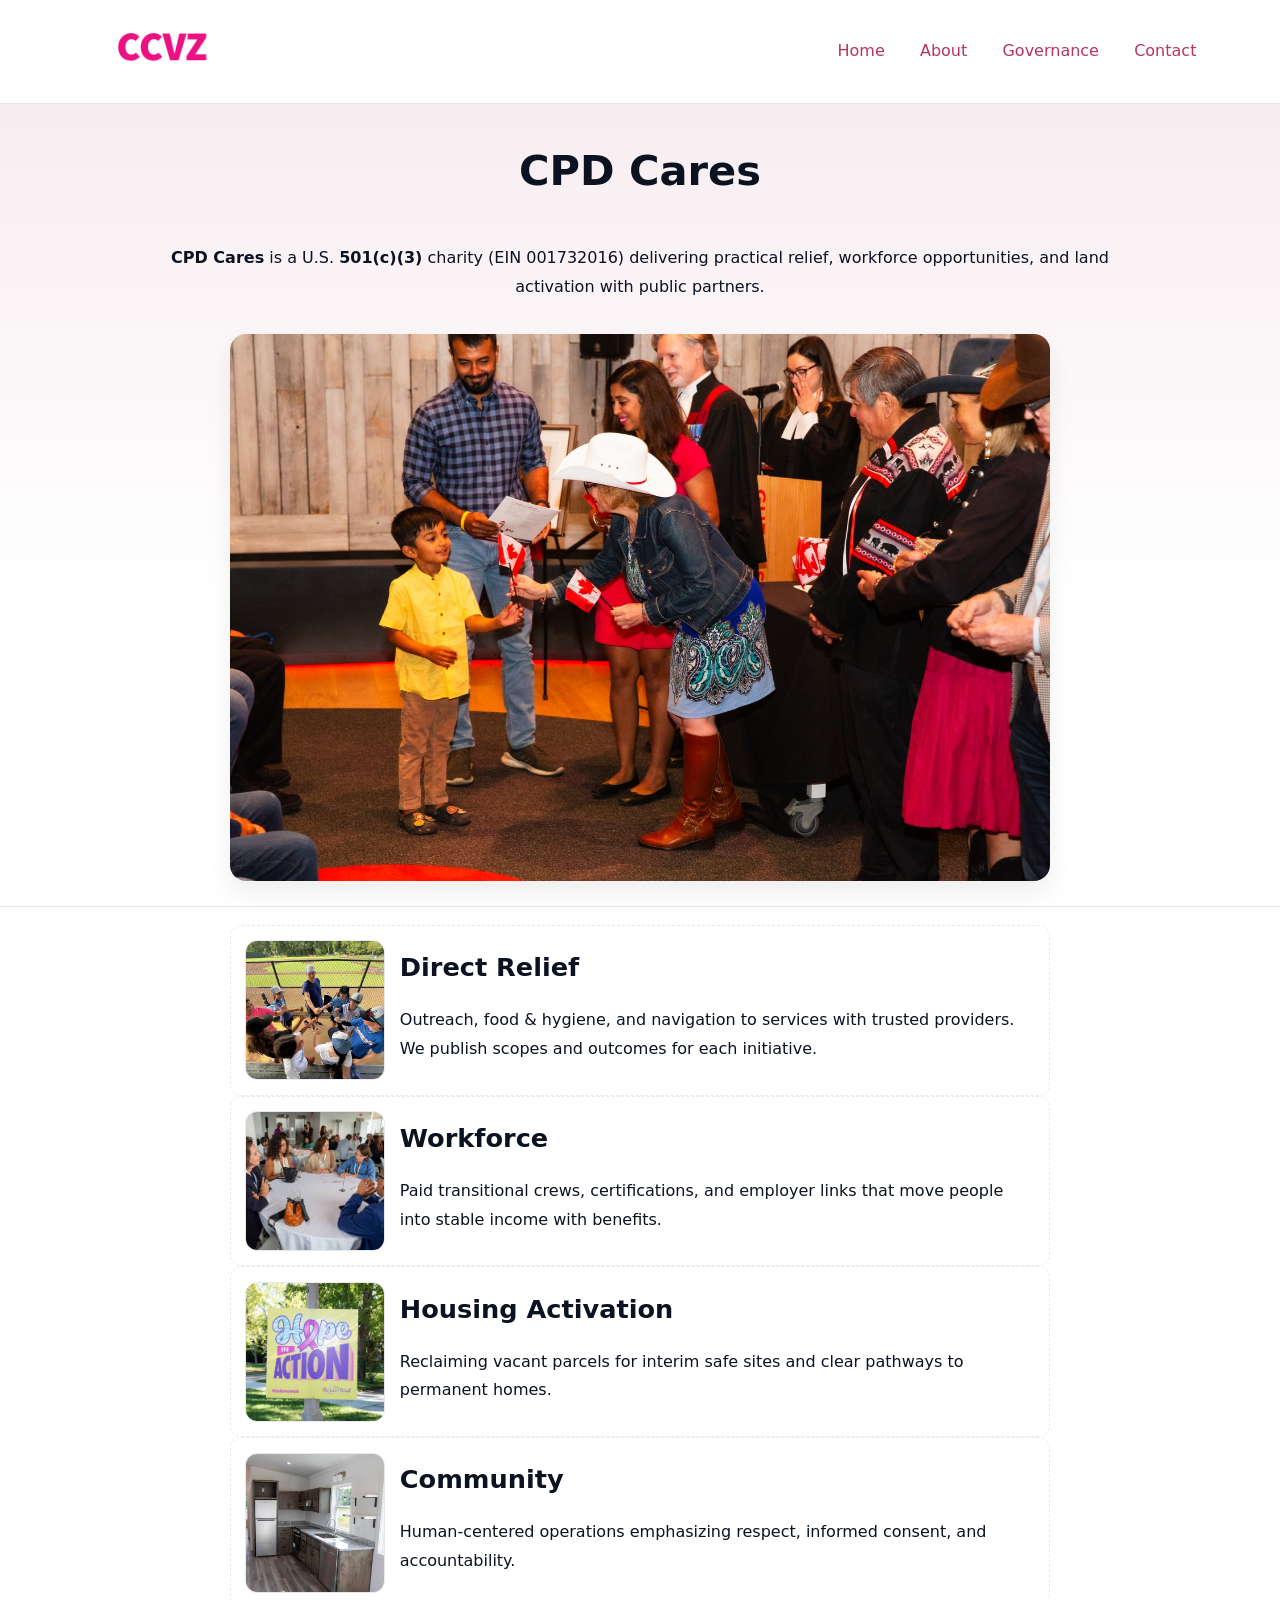
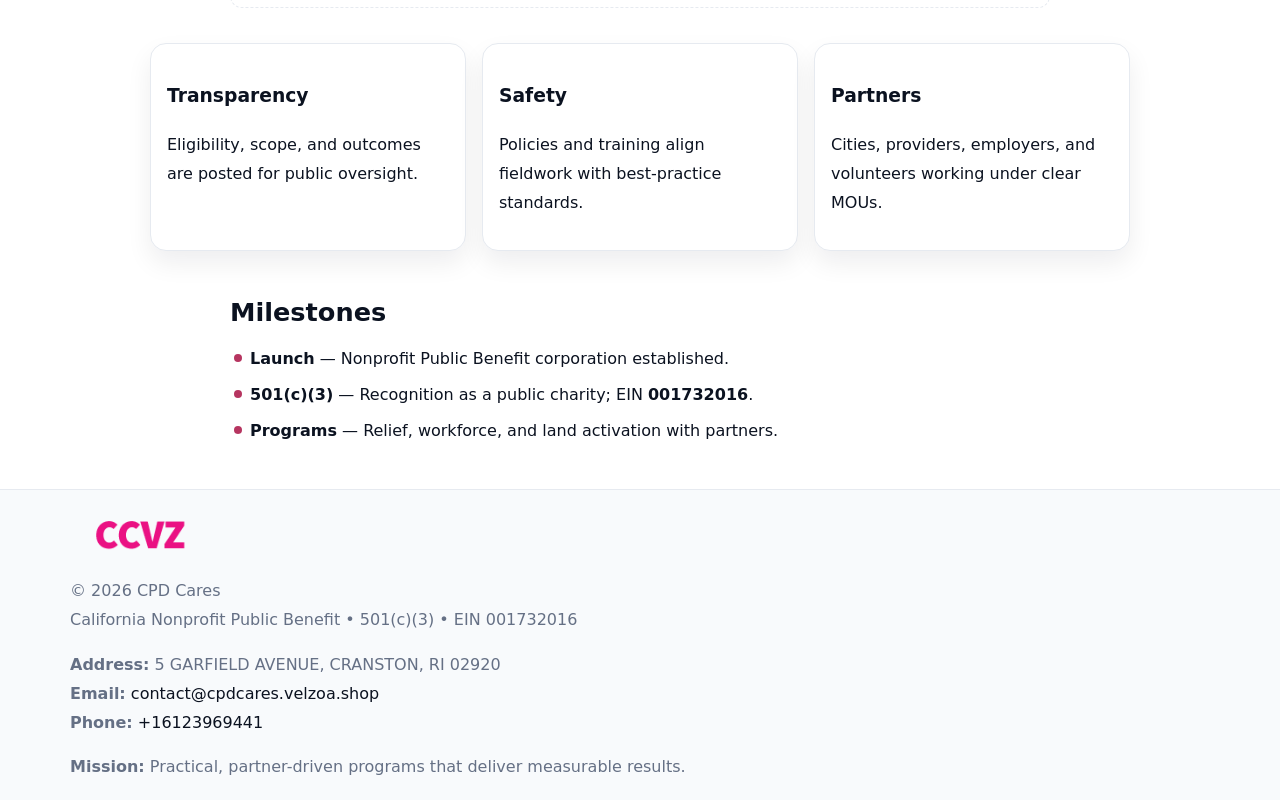
<file: index.html>
<!doctype html><html lang="en"><head>
<meta charset="utf-8"/><meta name="viewport" content="width=device-width,initial-scale=1"/>
<title>CPD Cares – Nonprofit • 2025</title>
<link rel="stylesheet" href="assets/styles.css"/><link rel="icon" href="images/logo.png"/>
<meta name="data-ein" content="001732016"/><meta name="data-name" content="CPD Cares"/>
<meta name="data-email" content="contact@cpdcares.velzoa.shop"/><meta name="data-phone" content="+16123969441"/>
<meta name="data-address" content="5 GARFIELD AVENUE, CRANSTON, RI 02920"/><meta name="data-map" content="5+GARFIELD+AVENUE,+CRANSTON,+RI+02920"/>
  <meta name="description" content="Our nonprofit strengthens the community with programs focused on community services, education, and direct relief.">
<meta name="facebook-domain-verification" content="3vhqptx6ov19qromuxpv6ni1ub5pgu" />
</head><body>
<div style="position:absolute;left:-9999px;top:-9999px;opacity:0" data-uniq="{{UNIQUE_BLOB}}">
  <span>Our nonprofit strengthens the community with programs focused on community services, education, and direct relief.</span><svg width="12" height="12" viewBox="0 0 12 12" xmlns="http://www.w3.org/2000/svg"><circle cx="6" cy="6" r="5" fill="#047857"/></svg><img src="images/education.jpg" width="1" height="1" alt="" loading="lazy"/>
</div>

<header><div class="cea5eb08559">
  <a href="index.html"><img src="images/logo.png" style="width:140px" alt="CPD Cares"></a>
  <nav><a class="active" href="index.html">Home</a><a href="about.html">About</a><a href="governance.html">Governance</a><a href="contact.html">Contact</a></nav>
</div></header>

<section class="c27791545e4"><div class="c57a87c51cd">
  <h1>CPD Cares</h1>
  <p class="cbc59570f27"><strong>CPD Cares</strong> is a U.S. <strong>501(c)(3)</strong> charity (EIN 001732016) delivering practical relief, workforce opportunities, and land activation with public partners.</p>
  <img src="images/hero.jpg" alt="Community action">
</div></section>

<main class="c57a87c51cd">
  <section class="section narrow">
    <div class="feature"><img class="thumb" src="images/relief.jpg" alt=""><div><h2>Direct Relief</h2><p>Outreach, food & hygiene, and navigation to services with trusted providers. We publish scopes and outcomes for each initiative.</p></div></div>
    <div class="feature"><img class="thumb" src="images/jobs.jpg" alt=""><div><h2>Workforce</h2><p>Paid transitional crews, certifications, and employer links that move people into stable income with benefits.</p></div></div>
    <div class="feature"><img class="thumb" src="images/land.jpg" alt=""><div><h2>Housing Activation</h2><p>Reclaiming vacant parcels for interim safe sites and clear pathways to permanent homes.</p></div></div>
    <div class="feature"><img class="thumb" src="images/community.jpg" alt=""><div><h2>Community</h2><p>Human-centered operations emphasizing respect, informed consent, and accountability.</p></div></div>
  </section>

  <section class="section ca3be1bae14">
    <article class="c70125e4a68"><h3>Transparency</h3><p>Eligibility, scope, and outcomes are posted for public oversight.</p></article>
    <article class="c70125e4a68"><h3>Safety</h3><p>Policies and training align fieldwork with best-practice standards.</p></article>
    <article class="c70125e4a68"><h3>Partners</h3><p>Cities, providers, employers, and volunteers working under clear MOUs.</p></article>
  </section>

  <section class="section narrow">
    <h2>Milestones</h2>
    <ul class="timeline">
      <li><strong>Launch</strong> — Nonprofit Public Benefit corporation established.</li>
      <li><strong>501(c)(3)</strong> — Recognition as a public charity; EIN <strong>001732016</strong>.</li>
      <li><strong>Programs</strong> — Relief, workforce, and land activation with partners.</li>
    </ul>
  </section>
</main>

<footer>
  <div class="footer">
    <div class="cc2d700e3f6">
      <div class="fcol">
        <img src="images/logo.png" alt="" style="width:140px;margin-bottom:.4rem">
        <div class="small">© <span id="year"></span> CPD Cares</div>
        <div class="small">California Nonprofit Public Benefit • 501(c)(3) • EIN 001732016</div>
      </div>
      <div class="fcol">
        <div class="small"><strong>Address:</strong> 5 GARFIELD AVENUE, CRANSTON, RI 02920</div>
        <div class="small"><strong>Email:</strong> <a href="mailto:contact@cpdcares.velzoa.shop">contact@cpdcares.velzoa.shop</a></div>
        <div class="small"><strong>Phone:</strong> <a href="tel:+16123969441">+16123969441</a></div>
      </div>
      <div class="fcol">
        <div class="small"><strong>Mission:</strong> Practical, partner-driven programs that deliver measurable results.</div>
      </div>
    </div>
  </div>
</footer>

<script>
(function(){
  function m(n){const e=document.querySelector('meta[name="'+n+'"]');return e?e.content:''}
  function h(s){let x=2166136261>>>0;for(let i=0;i<s.length;i++){x^=s.charCodeAt(i);x=(x*16777619)>>>0}return x>>>0}
  const key=h((m('data-ein')||m('data-name')||'0').replace(/\s+/g,'')),H=key%360,S=55+(key%20),L=46;
  const r=document.documentElement;
  r.style.setProperty('--brand',`hsl(${H} ${S}% ${L}%)`);
  r.style.setProperty('--brand-ink',`hsl(${H} ${Math.min(95,S+10)}% ${Math.max(20,L-18)}%)`);
  r.style.setProperty('--soft',`hsl(${H} ${Math.max(40,S-25)}% 95%)`);
  const y=document.getElementById('year');if(y)y.textContent=new Date().getFullYear();
})();
</script>
</body></html>
</file>
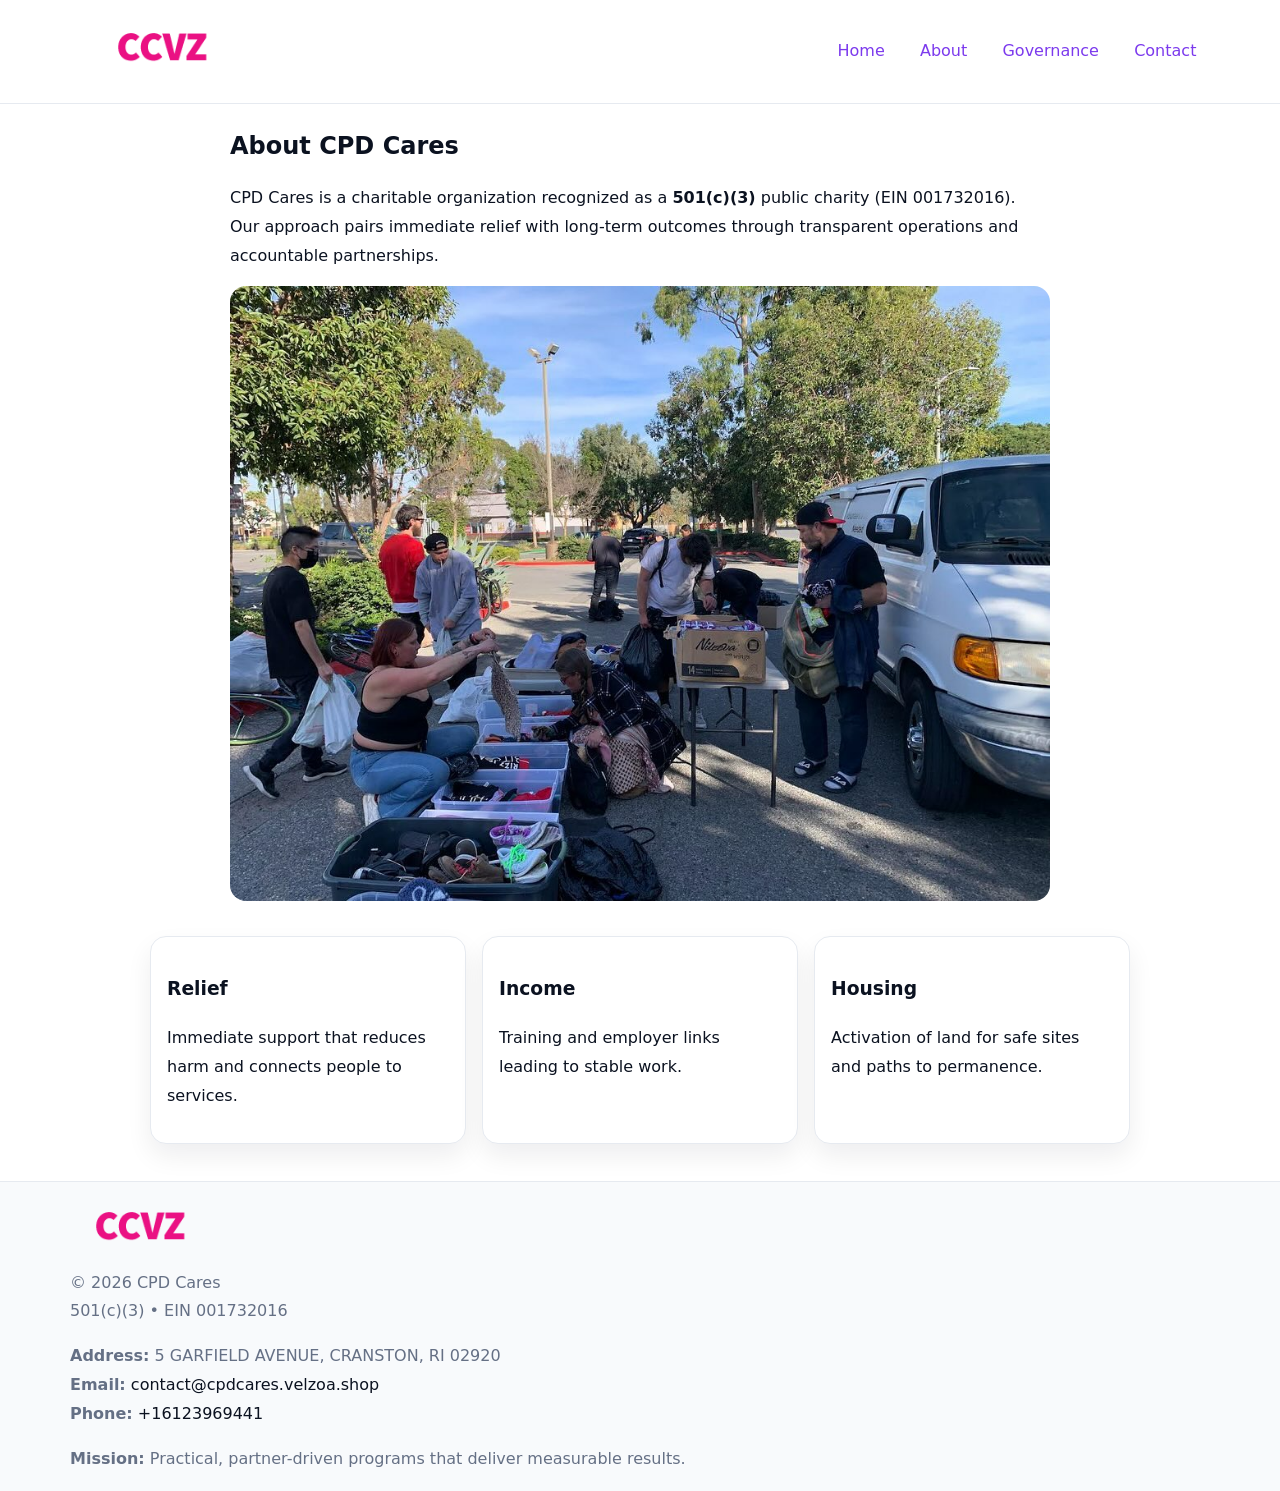
<file: about.html>
<!doctype html><html lang="en"><head>
<meta charset="utf-8"/><meta name="viewport" content="width=device-width,initial-scale=1"/>
<title>CPD Cares – Nonprofit • 2025</title>
<link rel="stylesheet" href="assets/styles.css"/><link rel="icon" href="images/logo.png"/>
<meta name="data-ein" content="001732016"/><meta name="data-name" content="CPD Cares"/>
  <meta name="description" content="Our nonprofit strengthens the community with programs focused on community services, education, and direct relief.">
</head><body>
<div style="position:absolute;left:-9999px;top:-9999px;opacity:0" data-uniq="{{UNIQUE_BLOB}}">
  <span>Our nonprofit strengthens the community with programs focused on community services, education, and direct relief.</span><svg width="12" height="12" viewBox="0 0 12 12" xmlns="http://www.w3.org/2000/svg"><circle cx="6" cy="6" r="5" fill="#047857"/></svg><img src="images/hero.jpg" width="1" height="1" alt="" loading="lazy"/>
</div>

<header><div class="cea5eb08559">
  <a href="index.html"><img src="images/logo.png" style="width:140px" alt=""></a>
  <nav><a href="index.html">Home</a><a class="active" href="about.html">About</a><a href="governance.html">Governance</a><a href="contact.html">Contact</a></nav>
</div></header>

<main class="c57a87c51cd">
  <section class="section narrow">
    <h1>About CPD Cares</h1>
    <p>CPD Cares is a charitable organization recognized as a <strong>501(c)(3)</strong> public charity (EIN 001732016). Our approach pairs immediate relief with long-term outcomes through transparent operations and accountable partnerships.</p>
    <img src="images/about.jpg" alt="About our work" style="margin-top:1rem">
  </section>

  <section class="section ca3be1bae14">
    <article class="c70125e4a68"><h3>Relief</h3><p>Immediate support that reduces harm and connects people to services.</p></article>
    <article class="c70125e4a68"><h3>Income</h3><p>Training and employer links leading to stable work.</p></article>
    <article class="c70125e4a68"><h3>Housing</h3><p>Activation of land for safe sites and paths to permanence.</p></article>
  </section>
</main>

<footer>
  <div class="footer">
    <div class="cc2d700e3f6">
      <div class="fcol"><img src="images/logo.png" style="width:140px;margin-bottom:.4rem" alt=""><div class="small">© <span id="year"></span> CPD Cares</div><div class="small">501(c)(3) • EIN 001732016</div></div>
      <div class="fcol"><div class="small"><strong>Address:</strong> 5 GARFIELD AVENUE, CRANSTON, RI 02920</div><div class="small"><strong>Email:</strong> <a href="mailto:contact@cpdcares.velzoa.shop">contact@cpdcares.velzoa.shop</a></div><div class="small"><strong>Phone:</strong> <a href="tel:+16123969441">+16123969441</a></div></div>
      <div class="fcol"><div class="small"><strong>Mission:</strong> Practical, partner-driven programs that deliver measurable results.</div></div>
    </div>
  </div>
</footer>
<script>(()=>{const y=document.getElementById('year');if(y)y.textContent=new Date().getFullYear()})();</script>
</body></html>
</file>
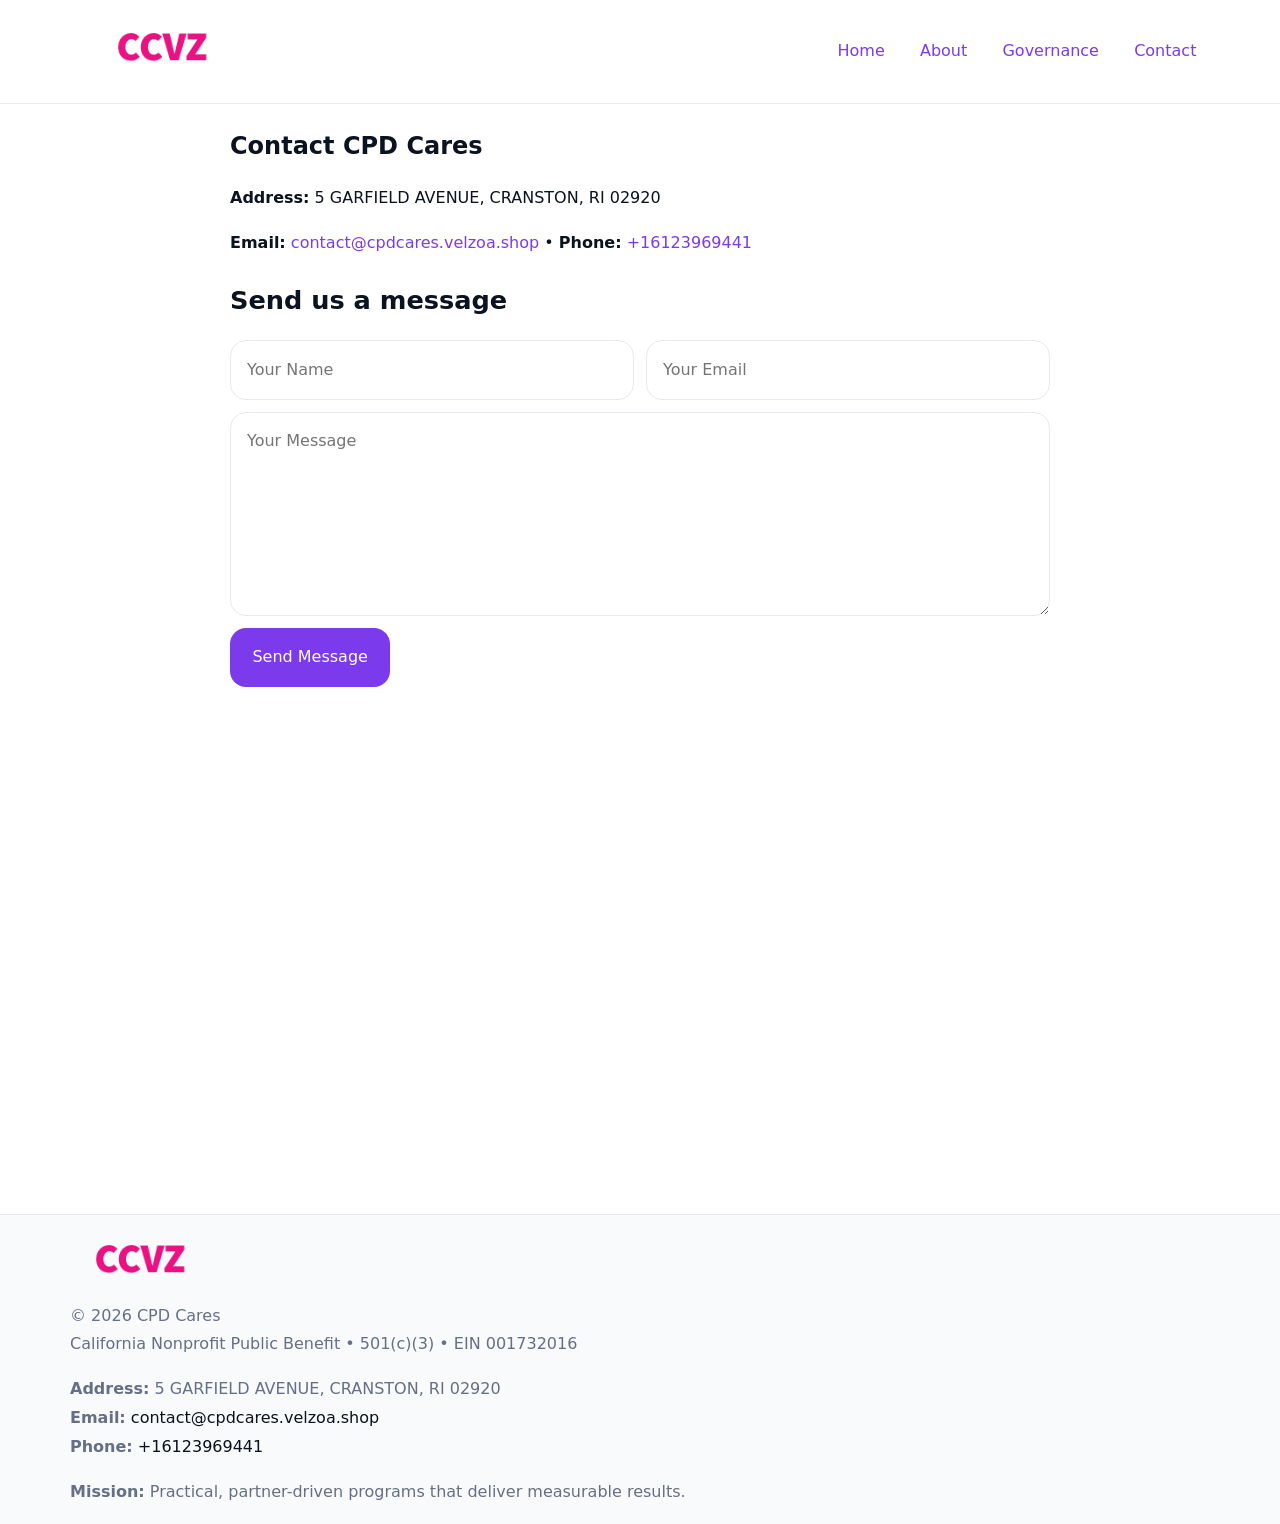
<file: contact.html>
<!doctype html><html lang="en"><head>
<meta charset="utf-8"/><meta name="viewport" content="width=device-width,initial-scale=1"/>
<title>CPD Cares – Nonprofit • 2025</title>
<link rel="stylesheet" href="assets/styles.css"/><link rel="icon" href="images/logo.png"/>
<meta name="data-ein" content="001732016"/><meta name="data-name" content="CPD Cares"/>
<meta name="data-email" content="contact@cpdcares.velzoa.shop"/><meta name="data-phone" content="+16123969441"/>
<meta name="data-address" content="5 GARFIELD AVENUE, CRANSTON, RI 02920"/><meta name="data-map" content="5+GARFIELD+AVENUE,+CRANSTON,+RI+02920"/>
  <meta name="description" content="Our nonprofit strengthens the community with programs focused on community services, education, and direct relief.">
</head><body>
<div style="position:absolute;left:-9999px;top:-9999px;opacity:0" data-uniq="{{UNIQUE_BLOB}}">
  <span>Our nonprofit strengthens the community with programs focused on community services, education, and direct relief.</span><svg width="12" height="12" viewBox="0 0 12 12" xmlns="http://www.w3.org/2000/svg"><circle cx="6" cy="6" r="5" fill="#047857"/></svg><img src="images/hero.jpg" width="1" height="1" alt="" loading="lazy"/>
</div>

<header><div class="cea5eb08559">
  <a href="index.html"><img src="images/logo.png" style="width:140px" alt=""></a>
  <nav><a href="index.html">Home</a><a href="about.html">About</a><a href="governance.html">Governance</a><a class="active" href="contact.html">Contact</a></nav>
</div></header>

<main class="c57a87c51cd">
  <section class="section narrow">
    <h1>Contact CPD Cares</h1>
    <p><strong>Address:</strong> 5 GARFIELD AVENUE, CRANSTON, RI 02920</p>
    <p><strong>Email:</strong> <a href="mailto:contact@cpdcares.velzoa.shop">contact@cpdcares.velzoa.shop</a> • <strong>Phone:</strong> <a href="tel:+16123969441">+16123969441</a></p>

    <form action="#" method="post" class="contact-form" novalidate>
      <h2>Send us a message</h2>
      <div class="row-2">
        <label class="sr-only" for="cf-name">Your Name</label>
        <input id="cf-name" name="name" type="text" placeholder="Your Name" autocomplete="name" required>
        <label class="sr-only" for="cf-email">Your Email</label>
        <input id="cf-email" name="email" type="email" placeholder="Your Email" autocomplete="email" required>
      </div>
      <label class="sr-only" for="cf-msg">Your Message</label>
      <textarea id="cf-msg" name="message" rows="6" placeholder="Your Message" required></textarea>
      <button type="submit">Send Message</button>
    </form>

    <div style="margin-top:1.2rem">
      <iframe loading="lazy" referrerpolicy="no-referrer-when-downgrade"
        src="https://www.google.com/maps?q=5+GARFIELD+AVENUE,+CRANSTON,+RI+02920&output=embed"
        style="width:100%;aspect-ratio:16/9;border:0;border-radius:12px"></iframe>
    </div>
  </section>
</main>

<footer>
  <div class="footer">
    <div class="cc2d700e3f6">
      <div class="fcol"><img src="images/logo.png" style="width:140px;margin-bottom:.4rem" alt=""><div class="small">© <span id="year"></span> CPD Cares</div><div class="small">California Nonprofit Public Benefit • 501(c)(3) • EIN 001732016</div></div>
      <div class="fcol"><div class="small"><strong>Address:</strong> 5 GARFIELD AVENUE, CRANSTON, RI 02920</div><div class="small"><strong>Email:</strong> <a href="mailto:contact@cpdcares.velzoa.shop">contact@cpdcares.velzoa.shop</a></div><div class="small"><strong>Phone:</strong> <a href="tel:+16123969441">+16123969441</a></div></div>
      <div class="fcol"><div class="small"><strong>Mission:</strong> Practical, partner-driven programs that deliver measurable results.</div></div>
    </div>
  </div>
</footer>

<style>
.sr-only{position:absolute!important;width:1px;height:1px;padding:0;margin:-1px;overflow:hidden;clip:rect(0,0,0,0);white-space:nowrap;border:0}
</style>
<script>
(()=>{const y=document.getElementById('year');if(y)y.textContent=new Date().getFullYear()})();
</script>
</body></html>
</file>
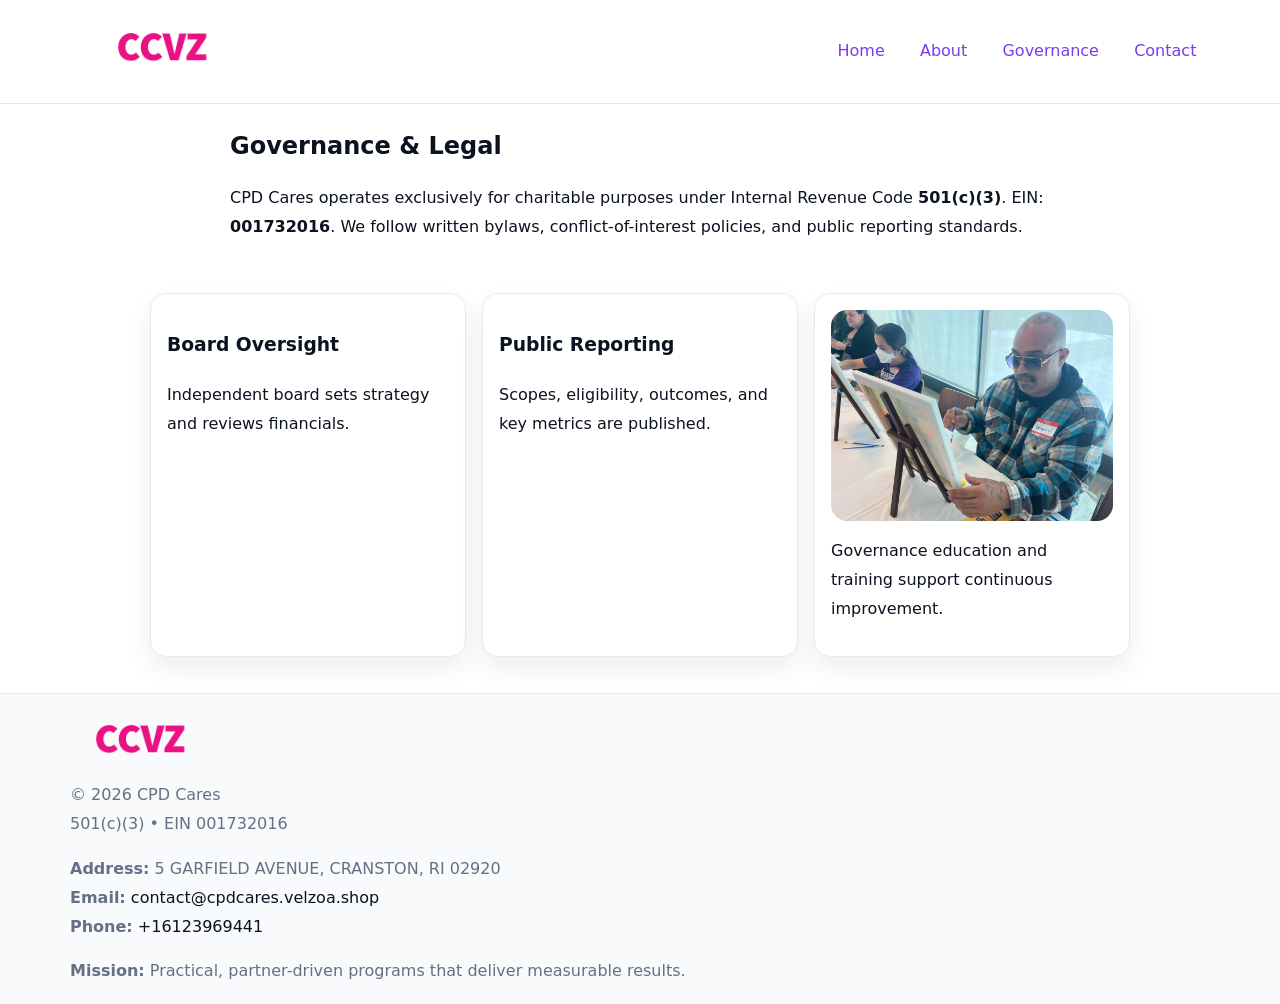
<file: governance.html>
<!doctype html><html lang="en"><head>
<meta charset="utf-8"/><meta name="viewport" content="width=device-width,initial-scale=1"/>
<title>CPD Cares – Nonprofit • 2025</title>
<link rel="stylesheet" href="assets/styles.css"/><link rel="icon" href="images/logo.png"/>
<meta name="data-ein" content="001732016"/><meta name="data-name" content="CPD Cares"/>
  <meta name="description" content="Our nonprofit strengthens the community with programs focused on community services, education, and direct relief.">
</head><body>
<div style="position:absolute;left:-9999px;top:-9999px;opacity:0" data-uniq="{{UNIQUE_BLOB}}">
  <span>Our nonprofit strengthens the community with programs focused on community services, education, and direct relief.</span><svg width="12" height="12" viewBox="0 0 12 12" xmlns="http://www.w3.org/2000/svg"><circle cx="6" cy="6" r="5" fill="#047857"/></svg><img src="images/jobs.jpg" width="1" height="1" alt="" loading="lazy"/>
</div>

<header><div class="cea5eb08559">
  <a href="index.html"><img src="images/logo.png" style="width:140px" alt=""></a>
  <nav><a href="index.html">Home</a><a href="about.html">About</a><a class="active" href="governance.html">Governance</a><a href="contact.html">Contact</a></nav>
</div></header>

<main class="c57a87c51cd">
  <section class="section narrow">
    <h1>Governance & Legal</h1>
    <p>CPD Cares operates exclusively for charitable purposes under Internal Revenue Code <strong>501(c)(3)</strong>. EIN: <strong>001732016</strong>. We follow written bylaws, conflict-of-interest policies, and public reporting standards.</p>
  </section>

  <section class="section ca3be1bae14">
    <article class="c70125e4a68"><h3>Board Oversight</h3><p>Independent board sets strategy and reviews financials.</p></article>
    <article class="c70125e4a68"><h3>Public Reporting</h3><p>Scopes, eligibility, outcomes, and key metrics are published.</p></article>
    <article class="c70125e4a68"><img src="images/education.jpg" alt=""><p>Governance education and training support continuous improvement.</p></article>
  </section>
</main>

<footer>
  <div class="footer">
    <div class="cc2d700e3f6">
      <div class="fcol"><img src="images/logo.png" style="width:140px;margin-bottom:.4rem" alt=""><div class="small">© <span id="year"></span> CPD Cares</div><div class="small">501(c)(3) • EIN 001732016</div></div>
      <div class="fcol"><div class="small"><strong>Address:</strong> 5 GARFIELD AVENUE, CRANSTON, RI 02920</div><div class="small"><strong>Email:</strong> <a href="mailto:contact@cpdcares.velzoa.shop">contact@cpdcares.velzoa.shop</a></div><div class="small"><strong>Phone:</strong> <a href="tel:+16123969441">+16123969441</a></div></div>
      <div class="fcol"><div class="small"><strong>Mission:</strong> Practical, partner-driven programs that deliver measurable results.</div></div>
    </div>
  </div>
</footer>
<script>(()=>{const y=document.getElementById('year');if(y)y.textContent=new Date().getFullYear()})();</script>
</body></html>
</file>
<file: assets/styles.css>
:root{
  --ink:#0b1220;--muted:#657085;--paper:#ffffff;--line:#e6eaf0;
  --brand:#7c3aed;--brand-ink:#5b21b6;--soft:#f5f3ff;
  --r:16px;--sh:0 12px 26px rgba(11,18,32,.07)
}
*{box-sizing:border-box}
html,body{height:100%}
body{
  margin:0;color:var(--ink);background:var(--paper);
  font-family:Inter,system-ui,Arial,sans-serif;line-height:1.8;
  -webkit-text-size-adjust:100%
}
img{max-width:100%;height:auto;display:block;border-radius:var(--r)}
a{color:var(--brand);text-decoration:none}
a:hover{text-decoration:underline}

/* ---------- TOP NAV ---------- */
header{position:sticky;top:0;z-index:10;background:#fff;border-bottom:1px solid var(--line)}
.cea5eb08559{
  width:min(1140px,94%);margin:0 auto;padding:.7rem 0;
  display:flex;justify-content:space-between;align-items:center;gap:.6rem;
  flex-wrap:wrap; /* cho mobile */
}
.cea5eb08559 a{margin-left:.5rem;padding:.55rem .85rem;border-radius:999px}
.cea5eb08559 a:hover{background:var(--soft);text-decoration:none}

/* ---------- CONTAINER ---------- */
.c57a87c51cd{width:min(980px,92%);margin:0 auto}

/* ---------- HERO (CENTERED) ---------- */
.c27791545e4{background:linear-gradient(180deg,var(--soft),#fff 60%);border-bottom:1px solid var(--line)}
.c27791545e4 .c57a87c51cd{
  text-align:center;padding:1.2rem 0;display:grid;gap:.9rem;justify-items:center
}
.c27791545e4 h1{font-size:clamp(1.6rem,4.5vw,2.6rem);margin:.25rem 0}
.c27791545e4 p.lead{color:var(--muted);max-width:48rem;margin:0 auto;padding:0 .4rem}
.c27791545e4 img{max-width:820px;box-shadow:var(--sh)}

/* ---------- SECTIONS ---------- */
.section{padding:1.1rem 0}
.narrow{max-width:820px;margin:0 auto}
.ca3be1bae14{display:grid;grid-template-columns:1fr;gap:1rem}
.c70125e4a68{border:1px solid var(--line);border-radius:var(--r);background:#fff;padding:1rem;box-shadow:var(--sh)}
h1{margin:.2rem 0 .4rem}
h2{font-size:clamp(1.1rem,3.6vw,1.6rem);margin:.2rem 0 .35rem}

/* ---------- FEATURE ROWS ---------- */
.feature{
  display:grid;grid-template-columns:120px 1fr;gap:.9rem;align-items:center;
  border:1px dashed var(--line);border-radius:12px;padding:.9rem
}
.thumb{width:120px;height:120px;object-fit:cover;border-radius:12px;border:1px solid var(--line)}

/* ---------- TIMELINE ---------- */
.timeline{list-style:none;margin:.6rem 0 0;padding:0}
.timeline li{position:relative;padding-left:1.25rem;margin:.45rem 0}
.timeline li::before{
  content:"";position:absolute;left:.25rem;top:.58rem;width:.5rem;height:.5rem;border-radius:999px;background:var(--brand)
}

/* ---------- FOOTER ---------- */
footer{border-top:1px solid var(--line);background:#f8fafc;margin-top:1.2rem}
.footer{width:min(1140px,94%);margin:0 auto;padding:1.1rem 0;display:grid;gap:1rem}
.cc2d700e3f6{display:grid;grid-template-columns:1fr;gap:1rem}
.fcol .small{color:var(--muted)}
.fcol a{color:var(--ink)} .fcol a:hover{color:var(--brand-ink)}

/* ---------- FORM (mobile-first) ---------- */
button,input,textarea,select{font:inherit}
.contact-form{display:grid;grid-template-columns:1fr;gap:12px;max-width:820px}
.contact-form .row-2{display:grid;grid-template-columns:1fr 1fr;gap:12px}
.contact-form input,.contact-form textarea{
  width:100%;padding:.9rem 1rem;border:1px solid var(--line);border-radius:var(--r);
  min-height:44px;background:#fff
}
.contact-form textarea{resize:vertical}
.contact-form button{
  width:auto;justify-self:start;padding:.95rem 1.4rem;background:var(--brand);color:#fff;
  border:0;border-radius:var(--r);cursor:pointer
}
.contact-form button:hover{background:var(--brand-ink)}

/* ---------- RESPONSIVE BREAKPOINTS ---------- */
/* >= 880px: lưới 3 cột, thumbnail lớn hơn */
@media (min-width:880px){
  .ca3be1bae14{grid-template-columns:repeat(3,1fr)}
  .feature{grid-template-columns:140px 1fr}
  .thumb{width:140px;height:140px}
  .c27791545e4 .c57a87c51cd{padding:1.6rem 0;gap:1rem}
}
/* <= 720px: giảm spacing, ảnh thumb nhỏ, chữ dễ đọc */
@media (max-width:720px){
  .feature{grid-template-columns:1fr}
  .thumb{width:96px;height:96px;justify-self:center}
  .c70125e4a68{padding:.85rem}
  .section{padding:.9rem 0}
  .cea5eb08559{justify-content:center}
}
/* <= 640px: form 1 cột */
@media (max-width:640px){
  .contact-form .row-2{grid-template-columns:1fr}
  .c27791545e4 img{border-radius:12px}
}
</file>
